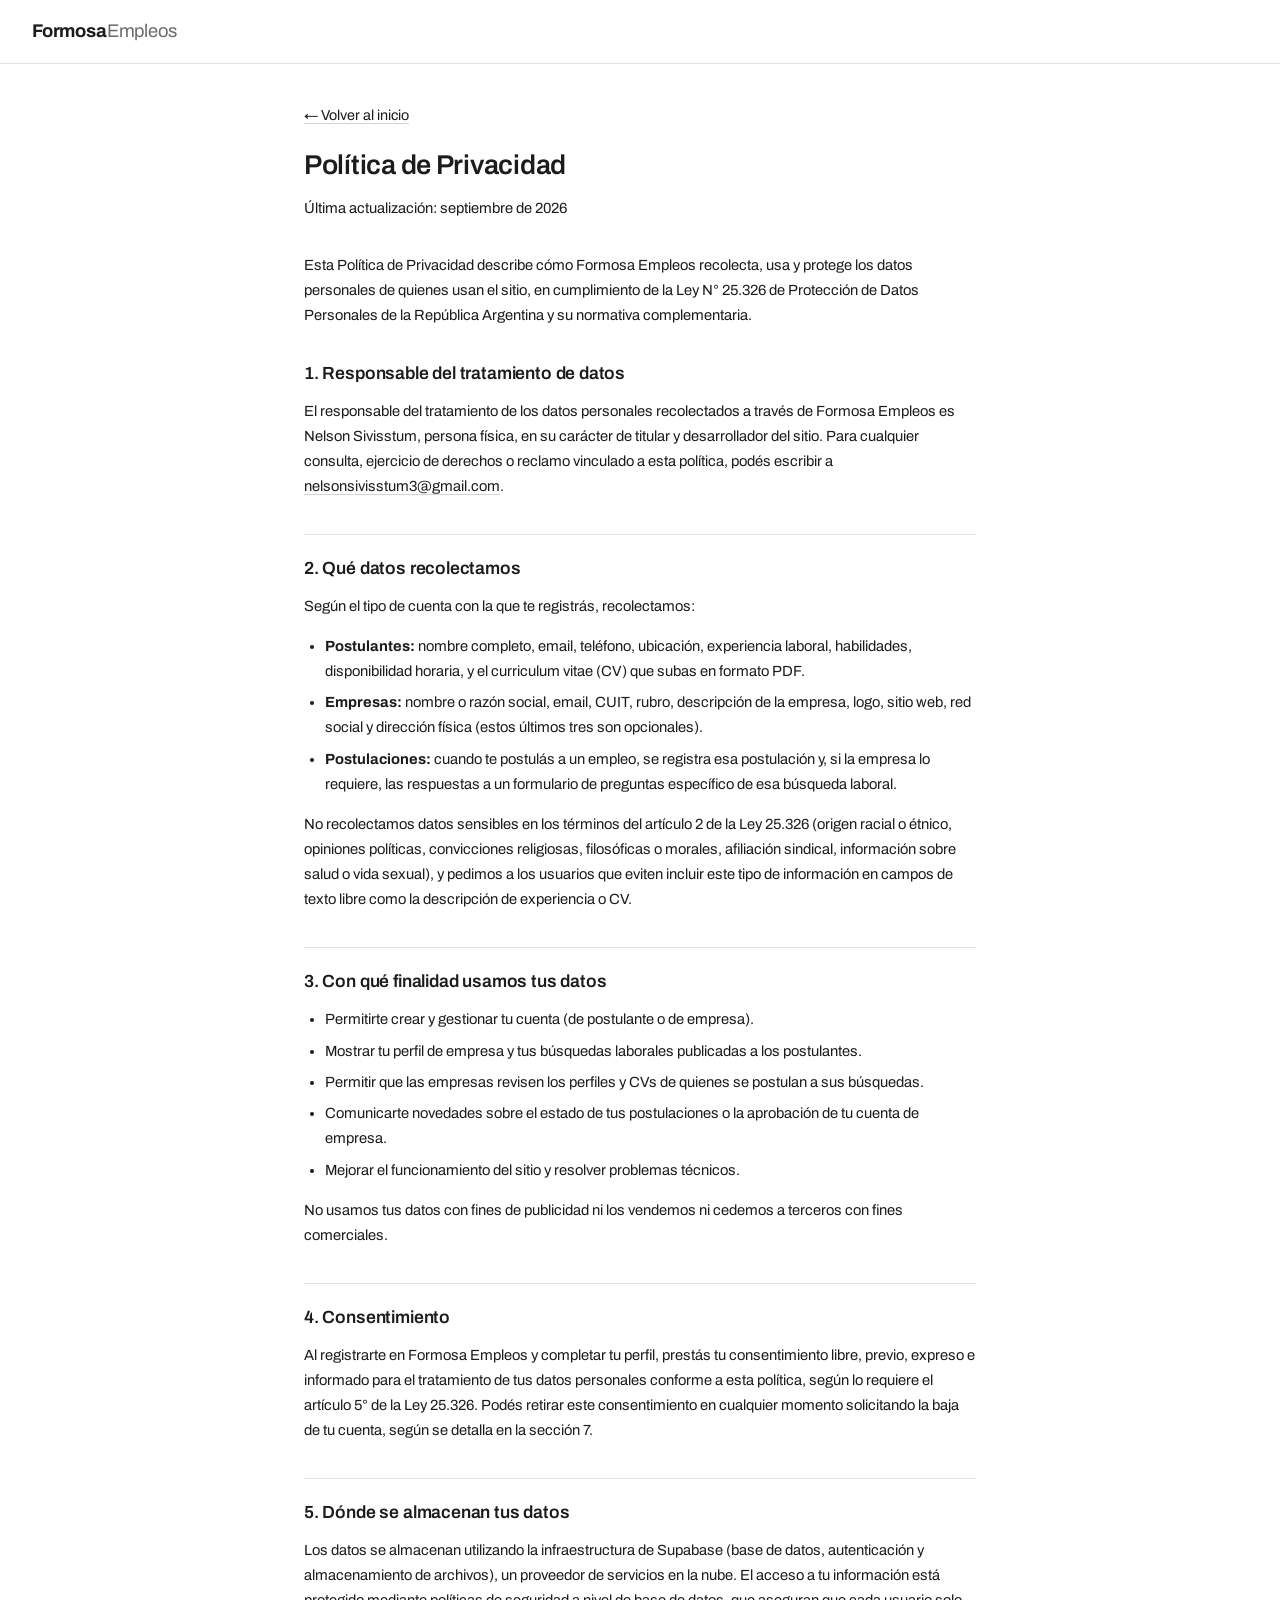
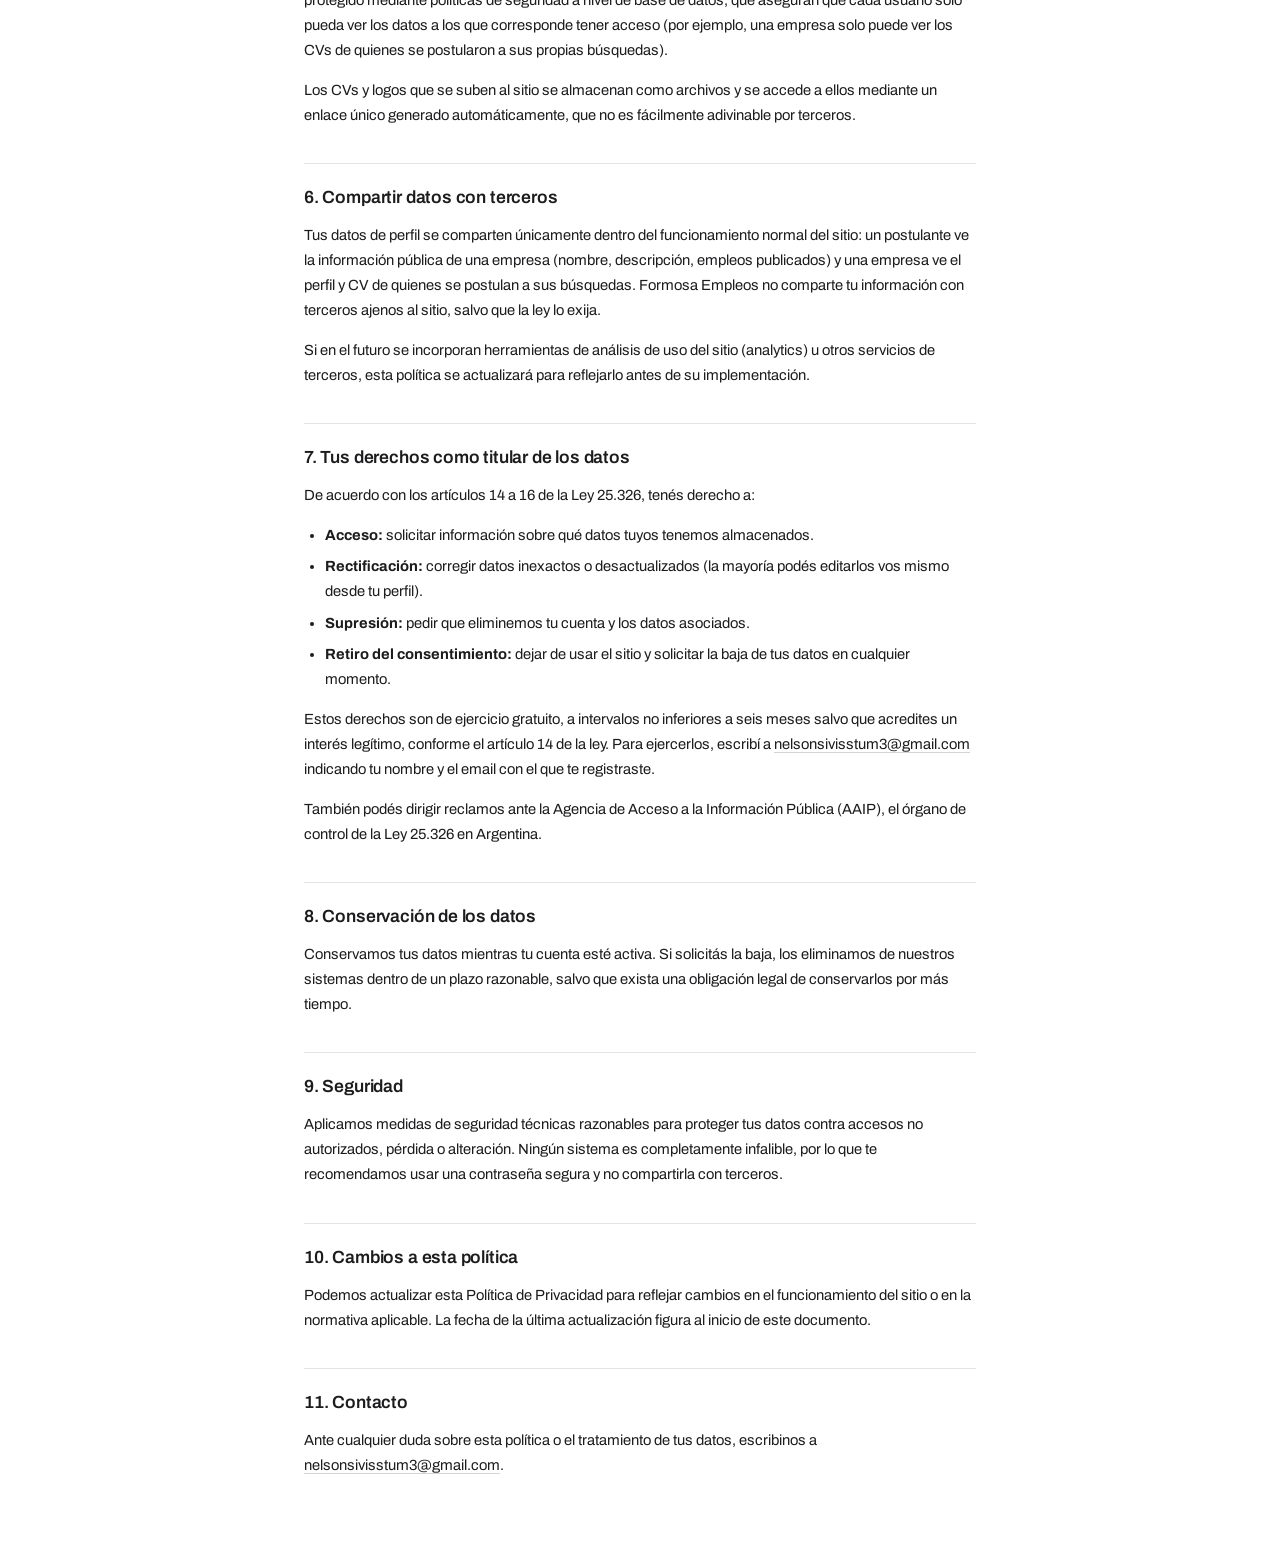
<file: privacidad.html>
<!doctype html>
<html lang="es">
  <head>
    <meta charset="UTF-8" />
    <meta name="viewport" content="width=device-width, initial-scale=1.0" />
    <title>Política de Privacidad - Formosa Empleos</title>
    <link rel="stylesheet" href="css/styles.css" />
    <style>
      .legal-wrap {
        max-width: 720px;
        margin: 0 auto;
        padding: 2.5rem 1.5rem 4rem;
      }
      .legal-wrap h1 {
        font-size: 1.7rem;
        margin-bottom: 0.3rem;
      }
      .legal-fecha {
        color: var(--gris);
        font-size: 0.85rem;
        margin-bottom: 2rem;
      }
      .legal-wrap h2 {
        font-size: 1.1rem;
        margin-top: 2.2rem;
        padding-top: 1.5rem;
        border-top: 1px solid var(--linea);
      }
      .legal-wrap h2:first-of-type {
        border-top: none;
        padding-top: 0;
      }
      .legal-wrap p,
      .legal-wrap li {
        font-size: 0.92rem;
        line-height: 1.7;
        color: var(--negro);
      }
      .legal-wrap ul {
        padding-left: 1.3rem;
      }
      .legal-wrap li {
        margin-bottom: 0.4rem;
      }
      .legal-wrap a {
        color: var(--negro);
      }
      .volver-link {
        display: inline-block;
        margin-bottom: 1.5rem;
        font-size: 0.9rem;
      }
    </style>
  </head>
  <body>
    <header class="sitio-header">
      <a href="index.html" class="logo">Formosa<span>Empleos</span></a>
    </header>

    <div class="legal-wrap">
      <a href="index.html" class="volver-link">← Volver al inicio</a>

      <h1>Política de Privacidad</h1>
      <p class="legal-fecha">Última actualización: septiembre de 2026</p>

      <p>
        Esta Política de Privacidad describe cómo Formosa Empleos recolecta, usa
        y protege los datos personales de quienes usan el sitio, en cumplimiento
        de la Ley N° 25.326 de Protección de Datos Personales de la República
        Argentina y su normativa complementaria.
      </p>

      <h2>1. Responsable del tratamiento de datos</h2>
      <p>
        El responsable del tratamiento de los datos personales recolectados a
        través de Formosa Empleos es Nelson Sivisstum, persona física, en su
        carácter de titular y desarrollador del sitio. Para cualquier consulta,
        ejercicio de derechos o reclamo vinculado a esta política, podés
        escribir a
        <a href="mailto:nelsonsivisstum3@gmail.com"
          >nelsonsivisstum3@gmail.com</a
        >.
      </p>

      <h2>2. Qué datos recolectamos</h2>
      <p>Según el tipo de cuenta con la que te registrás, recolectamos:</p>
      <ul>
        <li>
          <strong>Postulantes:</strong> nombre completo, email, teléfono,
          ubicación, experiencia laboral, habilidades, disponibilidad horaria, y
          el curriculum vitae (CV) que subas en formato PDF.
        </li>
        <li>
          <strong>Empresas:</strong> nombre o razón social, email, CUIT, rubro,
          descripción de la empresa, logo, sitio web, red social y dirección
          física (estos últimos tres son opcionales).
        </li>
        <li>
          <strong>Postulaciones:</strong> cuando te postulás a un empleo, se
          registra esa postulación y, si la empresa lo requiere, las respuestas
          a un formulario de preguntas específico de esa búsqueda laboral.
        </li>
      </ul>
      <p>
        No recolectamos datos sensibles en los términos del artículo 2 de la Ley
        25.326 (origen racial o étnico, opiniones políticas, convicciones
        religiosas, filosóficas o morales, afiliación sindical, información
        sobre salud o vida sexual), y pedimos a los usuarios que eviten incluir
        este tipo de información en campos de texto libre como la descripción de
        experiencia o CV.
      </p>

      <h2>3. Con qué finalidad usamos tus datos</h2>
      <ul>
        <li>
          Permitirte crear y gestionar tu cuenta (de postulante o de empresa).
        </li>
        <li>
          Mostrar tu perfil de empresa y tus búsquedas laborales publicadas a
          los postulantes.
        </li>
        <li>
          Permitir que las empresas revisen los perfiles y CVs de quienes se
          postulan a sus búsquedas.
        </li>
        <li>
          Comunicarte novedades sobre el estado de tus postulaciones o la
          aprobación de tu cuenta de empresa.
        </li>
        <li>
          Mejorar el funcionamiento del sitio y resolver problemas técnicos.
        </li>
      </ul>
      <p>
        No usamos tus datos con fines de publicidad ni los vendemos ni cedemos a
        terceros con fines comerciales.
      </p>

      <h2>4. Consentimiento</h2>
      <p>
        Al registrarte en Formosa Empleos y completar tu perfil, prestás tu
        consentimiento libre, previo, expreso e informado para el tratamiento de
        tus datos personales conforme a esta política, según lo requiere el
        artículo 5° de la Ley 25.326. Podés retirar este consentimiento en
        cualquier momento solicitando la baja de tu cuenta, según se detalla en
        la sección 7.
      </p>

      <h2>5. Dónde se almacenan tus datos</h2>
      <p>
        Los datos se almacenan utilizando la infraestructura de Supabase (base
        de datos, autenticación y almacenamiento de archivos), un proveedor de
        servicios en la nube. El acceso a tu información está protegido mediante
        políticas de seguridad a nivel de base de datos, que aseguran que cada
        usuario solo pueda ver los datos a los que corresponde tener acceso (por
        ejemplo, una empresa solo puede ver los CVs de quienes se postularon a
        sus propias búsquedas).
      </p>
      <p>
        Los CVs y logos que se suben al sitio se almacenan como archivos y se
        accede a ellos mediante un enlace único generado automáticamente, que no
        es fácilmente adivinable por terceros.
      </p>

      <h2>6. Compartir datos con terceros</h2>
      <p>
        Tus datos de perfil se comparten únicamente dentro del funcionamiento
        normal del sitio: un postulante ve la información pública de una empresa
        (nombre, descripción, empleos publicados) y una empresa ve el perfil y
        CV de quienes se postulan a sus búsquedas. Formosa Empleos no comparte
        tu información con terceros ajenos al sitio, salvo que la ley lo exija.
      </p>
      <p>
        Si en el futuro se incorporan herramientas de análisis de uso del sitio
        (analytics) u otros servicios de terceros, esta política se actualizará
        para reflejarlo antes de su implementación.
      </p>

      <h2>7. Tus derechos como titular de los datos</h2>
      <p>
        De acuerdo con los artículos 14 a 16 de la Ley 25.326, tenés derecho a:
      </p>
      <ul>
        <li>
          <strong>Acceso:</strong> solicitar información sobre qué datos tuyos
          tenemos almacenados.
        </li>
        <li>
          <strong>Rectificación:</strong> corregir datos inexactos o
          desactualizados (la mayoría podés editarlos vos mismo desde tu
          perfil).
        </li>
        <li>
          <strong>Supresión:</strong> pedir que eliminemos tu cuenta y los datos
          asociados.
        </li>
        <li>
          <strong>Retiro del consentimiento:</strong> dejar de usar el sitio y
          solicitar la baja de tus datos en cualquier momento.
        </li>
      </ul>
      <p>
        Estos derechos son de ejercicio gratuito, a intervalos no inferiores a
        seis meses salvo que acredites un interés legítimo, conforme el artículo
        14 de la ley. Para ejercerlos, escribí a
        <a href="mailto:nelsonsivisstum3@gmail.com"
          >nelsonsivisstum3@gmail.com</a
        >
        indicando tu nombre y el email con el que te registraste.
      </p>
      <p>
        También podés dirigir reclamos ante la Agencia de Acceso a la
        Información Pública (AAIP), el órgano de control de la Ley 25.326 en
        Argentina.
      </p>

      <h2>8. Conservación de los datos</h2>
      <p>
        Conservamos tus datos mientras tu cuenta esté activa. Si solicitás la
        baja, los eliminamos de nuestros sistemas dentro de un plazo razonable,
        salvo que exista una obligación legal de conservarlos por más tiempo.
      </p>

      <h2>9. Seguridad</h2>
      <p>
        Aplicamos medidas de seguridad técnicas razonables para proteger tus
        datos contra accesos no autorizados, pérdida o alteración. Ningún
        sistema es completamente infalible, por lo que te recomendamos usar una
        contraseña segura y no compartirla con terceros.
      </p>

      <h2>10. Cambios a esta política</h2>
      <p>
        Podemos actualizar esta Política de Privacidad para reflejar cambios en
        el funcionamiento del sitio o en la normativa aplicable. La fecha de la
        última actualización figura al inicio de este documento.
      </p>

      <h2>11. Contacto</h2>
      <p>
        Ante cualquier duda sobre esta política o el tratamiento de tus datos,
        escribinos a
        <a href="mailto:nelsonsivisstum3@gmail.com"
          >nelsonsivisstum3@gmail.com</a
        >.
      </p>
    </div>
  </body>
</html>
</file>
<file: css/styles.css>
/* ============================================================
   FORMOSA EMPLEOS - Estilos globales (v2)
   Paleta gris oscuro / blanco, un único acento verde apagado.
   Sin cards redondeadas con sombra, sin chrome de plantilla genérica.
   ============================================================ */

@import url("https://fonts.googleapis.com/css2?family=Archivo:ital,wght@0,400;0,500;0,600;0,700;1,400&display=swap");

:root {
  --blanco: #ffffff;
  --negro: #1c1c1e;
  --piedra: #f5f5f4;
  --gris: #6b6b6b;
  --gris-claro: #d4d4d2;
  --linea: #e4e4e2;
  --verde: #2d5f4c;
  --verde-fondo: #e9efec;
  --rojo-error: #a3342b;
  --rojo-fondo: #f3e7e5;

  --fuente: "Archivo", sans-serif;
  --radio: 4px;
}

* {
  box-sizing: border-box;
}

body {
  margin: 0;
  font-family: var(--fuente);
  background: var(--blanco);
  color: var(--negro);
  line-height: 1.5;
  font-size: 15px;
}

h1,
h2,
h3 {
  font-family: var(--fuente);
  font-weight: 600;
  margin: 0 0 0.5em 0;
  line-height: 1.15;
  letter-spacing: -0.01em;
}

a {
  color: var(--negro);
  text-decoration: underline;
  text-decoration-color: var(--gris-claro);
  text-underline-offset: 3px;
}

a:hover {
  text-decoration-color: var(--negro);
}

button {
  font-family: var(--fuente);
  cursor: pointer;
}

/* ---------- Header ---------- */

.sitio-header {
  display: flex;
  align-items: center;
  justify-content: space-between;
  padding: 1.1rem 2rem;
  border-bottom: 1px solid var(--linea);
  background: var(--blanco);
}

.sitio-header .logo {
  font-family: var(--fuente);
  font-size: 1.15rem;
  font-weight: 700;
  color: var(--negro);
  text-decoration: none;
  letter-spacing: -0.01em;
}

.sitio-header .logo span {
  font-weight: 400;
  color: var(--gris);
}

.sitio-header nav {
  display: flex;
  gap: 1.5rem;
  align-items: center;
}

.sitio-header nav a {
  font-size: 0.9rem;
  color: var(--negro);
}

/* ---------- Botones ---------- */

.btn {
  display: inline-block;
  padding: 0.6rem 1.3rem;
  border-radius: var(--radio);
  border: 1px solid transparent;
  font-size: 0.9rem;
  font-weight: 500;
  transition:
    background 0.12s ease,
    border-color 0.12s ease;
  text-decoration: none;
}

.btn-primario {
  background: var(--negro);
  color: var(--blanco);
}

.btn-primario:hover {
  background: #000000;
  text-decoration: none;
}

.btn-secundario {
  background: transparent;
  color: var(--negro);
  border-color: var(--gris-claro);
}

.btn-secundario:hover {
  border-color: var(--negro);
  text-decoration: none;
}

.btn:disabled {
  opacity: 0.45;
  cursor: not-allowed;
}

/* ---------- Formularios ---------- */

.campo {
  margin-bottom: 1.1rem;
}

.campo label {
  display: block;
  font-size: 0.85rem;
  font-weight: 500;
  margin-bottom: 0.35rem;
  color: var(--negro);
}

.campo input,
.campo select,
.campo textarea {
  width: 100%;
  padding: 0.6rem 0.75rem;
  border: 1px solid var(--gris-claro);
  border-radius: var(--radio);
  font-family: var(--fuente);
  font-size: 0.95rem;
  background: var(--blanco);
  color: var(--negro);
}

.campo input:focus,
.campo select:focus,
.campo textarea:focus {
  outline: 2px solid var(--negro);
  outline-offset: 1px;
  border-color: var(--negro);
}

.campo textarea {
  resize: vertical;
  min-height: 100px;
  font-family: var(--fuente);
}

.mensaje-error {
  color: var(--rojo-error);
  font-size: 0.88rem;
  margin-top: 0.5rem;
}

.mensaje-exito {
  color: var(--verde);
  font-size: 0.88rem;
  margin-top: 0.5rem;
}

/* ---------- Tarjetas (uso funcional, no decorativo) ---------- */
/* Sin sombra ni radio grande: un borde de línea fina hace el trabajo */

.tarjeta {
  background: var(--blanco);
  border: 1px solid var(--linea);
  border-radius: var(--radio);
  padding: 1.4rem;
}

/* ---------- Etiquetas de estado ---------- */
/* Texto + un punto de color, no un pill relleno grande */

.etiqueta {
  display: inline-flex;
  align-items: center;
  gap: 0.4rem;
  font-size: 0.8rem;
  font-weight: 500;
  color: var(--gris);
}

.etiqueta::before {
  content: "";
  width: 6px;
  height: 6px;
  border-radius: 50%;
  background: var(--gris-claro);
  flex-shrink: 0;
}

.etiqueta-pendiente::before {
  background: #b8894a;
}
.etiqueta-pendiente {
  color: #8a5f2e;
}

.etiqueta-aprobada::before,
.etiqueta-activo::before {
  background: var(--verde);
}
.etiqueta-aprobada,
.etiqueta-activo {
  color: var(--verde);
}

.etiqueta-rechazada::before,
.etiqueta-cerrado::before {
  background: var(--rojo-error);
}
.etiqueta-rechazada,
.etiqueta-cerrado {
  color: var(--rojo-error);
}

/* ---------- Utilidades de layout ---------- */

.contenedor {
  max-width: 680px;
  margin: 0 auto;
  padding: 0 1.5rem;
}

.contenedor-ancho {
  max-width: 1120px;
  margin: 0 auto;
  padding: 0 1.5rem;
}

@media (max-width: 640px) {
  .sitio-header {
    padding: 1rem;
  }
  .contenedor,
  .contenedor-ancho {
    padding: 0 1rem;
  }
}

/* ---------- Utilidad global de visibilidad ---------- */

.oculto {
  display: none !important;
}

/* ---------- Visor de CV: tarjeta + panel lateral con iframe nativo ---------- */

.cv-viewer-wrap {
  display: flex;
  align-items: flex-start;
  gap: 1rem;
  flex-wrap: wrap;
}

.cv-tarjeta {
  display: flex;
  align-items: center;
  gap: 0.8rem;
  width: 220px;
  padding: 0.9rem 1rem;
  background: var(--blanco);
  border: 1px solid var(--linea);
  border-radius: var(--radio);
  cursor: pointer;
  text-align: left;
  transition:
    border-color 0.12s ease,
    background 0.12s ease;
  flex-shrink: 0;
}

.cv-tarjeta:hover {
  border-color: var(--negro);
  background: var(--piedra);
}

.cv-tarjeta-icono {
  width: 38px;
  height: 38px;
  border-radius: var(--radio);
  background: var(--piedra);
  display: flex;
  align-items: center;
  justify-content: center;
  flex-shrink: 0;
}

.cv-tarjeta-icono svg {
  width: 20px;
  height: 20px;
  stroke: var(--negro);
}

.cv-tarjeta-texto {
  display: flex;
  flex-direction: column;
  gap: 0.15rem;
  min-width: 0;
}

.cv-tarjeta-texto strong {
  font-size: 0.85rem;
  font-weight: 600;
  color: var(--negro);
}

.cv-tarjeta-texto span {
  font-size: 0.78rem;
  color: var(--gris);
}

.cv-panel {
  flex: 1;
  min-width: 280px;
  border: 1px solid var(--linea);
  border-radius: var(--radio);
  display: flex;
  flex-direction: column;
}

.cv-panel-header {
  border-radius: var(--radio) var(--radio) 0 0;
  display: flex;
  align-items: center;
  justify-content: space-between;
  padding: 0.6rem 0.9rem;
  background: var(--piedra);
  border-bottom: 1px solid var(--linea);
  font-size: 0.82rem;
  font-weight: 500;
  color: var(--negro);
}

.cv-panel-acciones {
  display: flex;
  gap: 0.4rem;
}

.cv-panel-btn {
  width: 28px;
  height: 28px;
  border-radius: var(--radio);
  border: none;
  background: transparent;
  display: flex;
  align-items: center;
  justify-content: center;
  cursor: pointer;
  color: var(--gris);
  font-size: 0.85rem;
  text-decoration: none;
}

.cv-panel-btn:hover {
  background: var(--linea);
  color: var(--negro);
}

.cv-panel-btn svg {
  width: 16px;
  height: 16px;
  stroke: currentColor;
}

.cv-panel-iframe {
  width: 100%;
  height: 420px;
  border: none;
  background: var(--piedra);
  border-radius: 0 0 var(--radio) var(--radio);
}

@media (max-width: 640px) {
  .cv-viewer-wrap {
    flex-direction: column;
  }
  .cv-panel {
    width: 100%;
  }
  .cv-panel-iframe {
    height: 75vh;
    -webkit-overflow-scrolling: touch;
  }
}

/* ============================================================
   MENÚ DE PERFIL MOBILE (ícono + dropdown)
   Reemplaza los links de texto del header en pantallas angostas.
   Se usa en TODAS las páginas del sitio que tienen sitio-header
   con nav — el HTML de cada página envuelve su nav existente en
   .nav-texto y agrega un bloque .menu-perfil con el mismo contenido.
   ============================================================ */

.nav-texto {
  display: flex;
  gap: 1.5rem;
  align-items: center;
}

.menu-perfil {
  position: relative;
  display: none;
}

.menu-perfil-boton {
  width: 36px;
  height: 36px;
  border-radius: 50%;
  background: var(--piedra);
  border: 1px solid var(--linea);
  display: flex;
  align-items: center;
  justify-content: center;
  cursor: pointer;
  padding: 0;
}

.menu-perfil-boton svg {
  width: 18px;
  height: 18px;
  stroke: var(--negro);
}

.menu-perfil-dropdown {
  position: absolute;
  top: calc(100% + 8px);
  right: 0;
  background: var(--blanco);
  border: 1px solid var(--linea);
  border-radius: var(--radio);
  min-width: 180px;
  box-shadow: 0 4px 16px rgba(0, 0, 0, 0.08);
  overflow: hidden;
  z-index: 20;
}

.menu-perfil-dropdown a,
.menu-perfil-dropdown button {
  display: block;
  width: 100%;
  text-align: left;
  padding: 0.7rem 1rem;
  font-size: 0.88rem;
  color: var(--negro);
  background: none;
  border: none;
  text-decoration: none;
  font-family: var(--fuente);
}

.menu-perfil-dropdown a:hover,
.menu-perfil-dropdown button:hover {
  background: var(--piedra);
}

.menu-perfil-dropdown button.link-cerrar-sesion {
  border-top: 1px solid var(--linea);
  color: var(--rojo-error);
}

@media (max-width: 768px) {
  .nav-texto {
    display: none;
  }
  .menu-perfil {
    display: block;
  }
}
</file>
